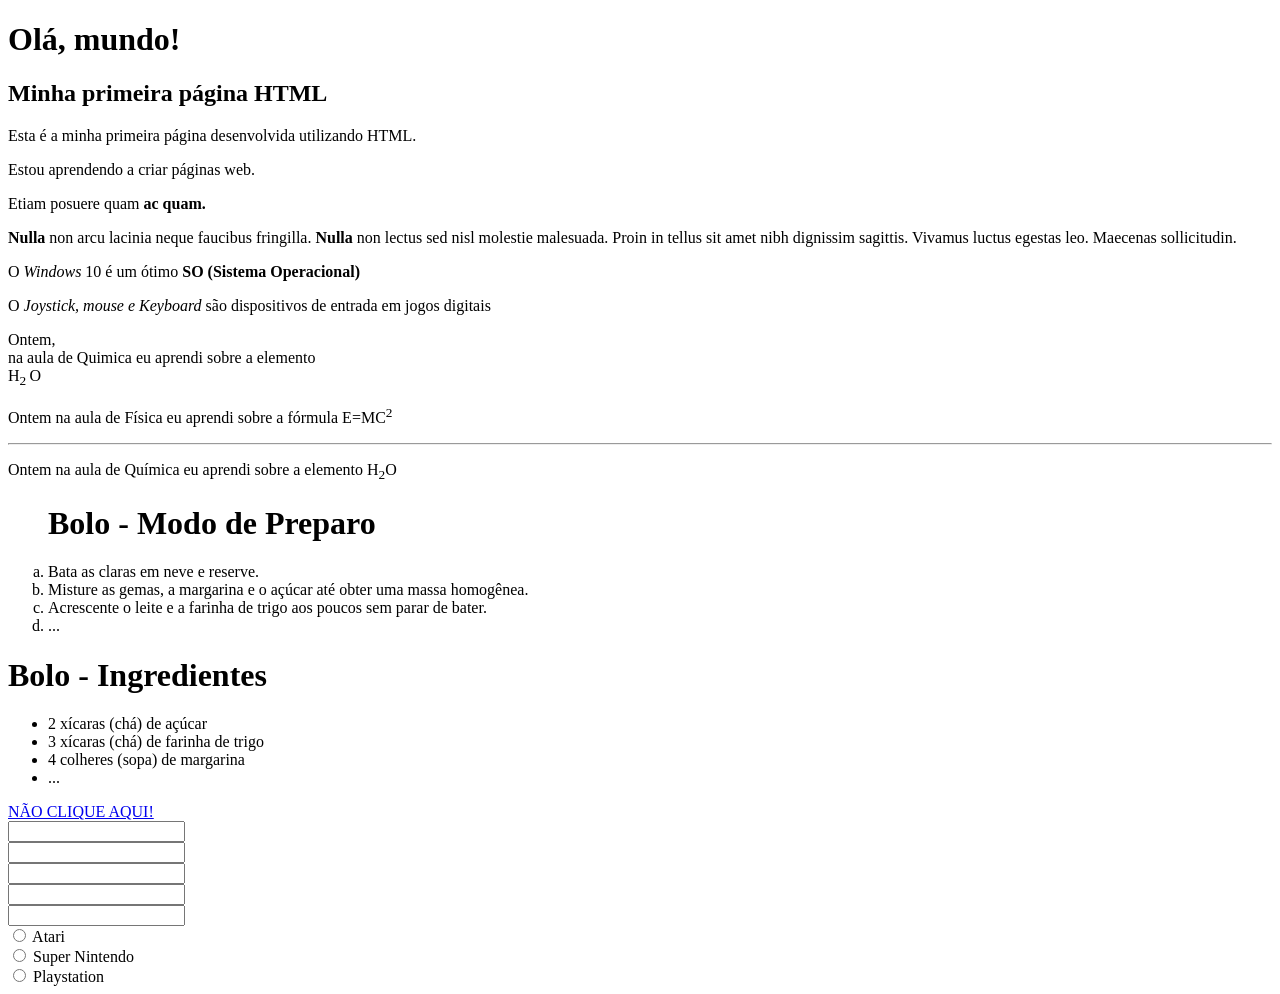
<file: index.html>
<!DOCTYPE html>
<head>
	<meta charset="UTF-8">
	<title>Minha primeira página HTML</title>
</head>

<body>
	<h1>Olá, mundo!</h1>
	<h2>Minha primeira página HTML</h2>
	<p>
	    Esta é a minha primeira página desenvolvida utilizando HTML.
	</p>

	<p>
            Estou aprendendo a criar páginas web.
	</p>
	<p>Etiam posuere quam <b>ac quam.</b>
	</p>
	<p><b>Nulla</b> non arcu lacinia neque 
faucibus fringilla. <b>Nulla</b> non lectus 
sed nisl molestie malesuada. Proin in 
tellus sit amet nibh dignissim sagittis.
Vivamus luctus egestas leo. Maecenas
sollicitudin.</p>
	</p>
	<p>O <i>Windows</i> 10 é um ótimo <b>SO (Sistema Operacional)</b>
	</p>
	<p>O <i>Joystick, mouse e Keyboard</i>
são dispositivos de entrada em jogos digitais</p>
	<p>Ontem, <br /> na aula de Quimica eu aprendi sobre a elemento <br /> H<sub>2
	</sub>O</p>
	<p>Ontem na aula de Física eu aprendi sobre a fórmula E=MC<sup>2</sup></p>
	<hr />
	<p>Ontem na aula de Química eu aprendi sobre a elemento H<sub>2</sub>O</p>
<ol type="a">
	<h1> Bolo - Modo de Preparo</h1>
	<li>Bata as claras em neve e reserve.</li>
	<li>Misture as gemas, a margarina e o açúcar até obter uma massa homogênea.</li>
	<li>Acrescente o leite e a farinha de trigo aos poucos sem parar de bater.</li>
	<li>...</li>	
</ol>
	<h1> Bolo - Ingredientes</h1>
<ul>
	<li>2 xícaras (chá) de açúcar</li>
	<li>3 xícaras (chá) de farinha de trigo</li>
	<li>4 colheres (sopa) de margarina</li>
	<li>...</li>
</ul>
<a href="http://www.netflix.com.br">NÃO CLIQUE AQUI!</a>
<form>
	<input type="text" name="nome"/> <br />
	<input type="email" /> <br />
	<input type="search" /> <br />
	<input type="url" /> <br />
</form>
<form>
	<input type="number" name="numero"/>
</form>
<form>
	<input type="radio" name="videogame"/> Atari <br>
	<input type="radio" name="videogame"/> Super Nintendo <br>
	<input type="radio" name="videogame"/> Playstation <br>
</form>
</body>
</html>
</file>
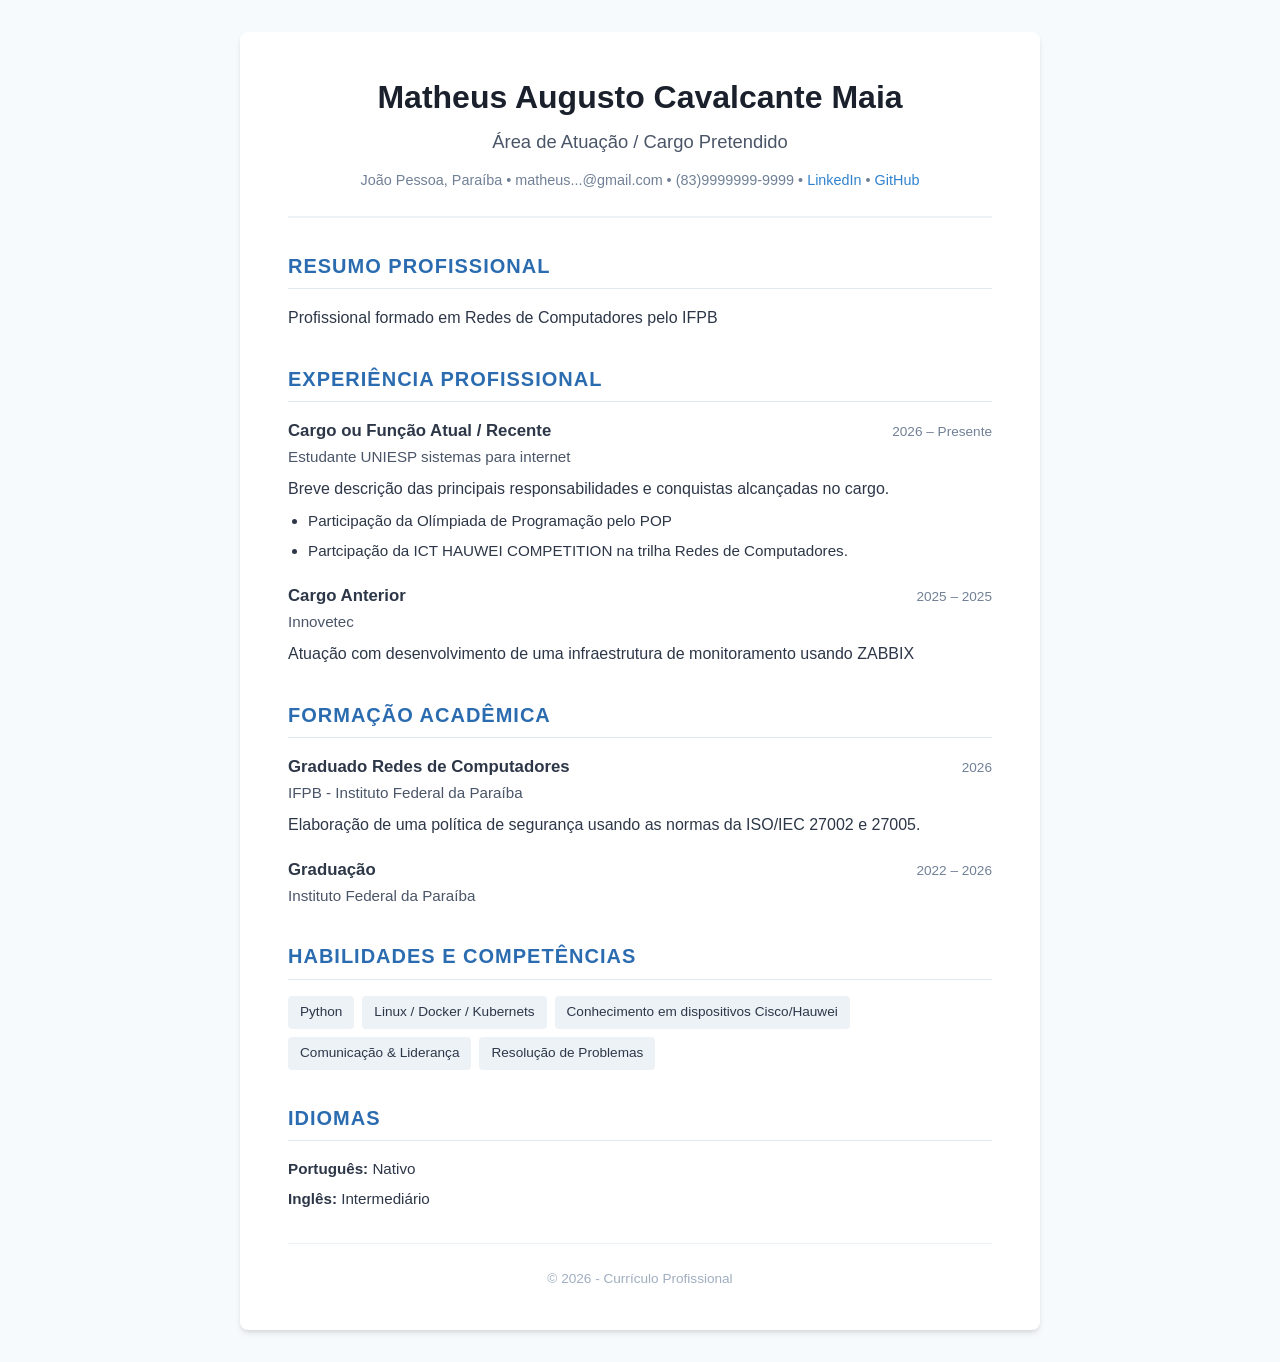
<file: atividade-curriculo/index.html>
<!DOCTYPE html>
<html lang="pt-BR">
<head>
  <meta charset="UTF-8">
  <meta name="viewport" content="width=device-width, initial-scale=1.0">
  <title>Currículo Profissional</title>
  <link rel="stylesheet" href="style.css">
</head>
<body>
  <div class="container">
    <header class="header">
      <h1>Matheus Augusto Cavalcante Maia</h1>
      <p class="subtitle">Área de Atuação / Cargo Pretendido</p>
      <div class="contact-info">
        <span>João Pessoa, Paraíba</span> &bull;
        <span>matheus...@gmail.com</span> &bull;
        <span>(83)9999999-9999</span> &bull;
        <a href="https://linkedin.com" target="_blank" rel="noopener">LinkedIn</a> &bull;
        <a href="https://github.com" target="_blank" rel="noopener">GitHub</a>
      </div>
    </header>

    <main>
      <section class="section">
        <h2>Resumo Profissional</h2>
        <p>
          Profissional formado em Redes de Computadores pelo IFPB
        </p>
      </section>

      <section class="section">
        <h2>Experiência Profissional</h2>
        
        <article class="item">
          <div class="item-header">
            <h3>Cargo ou Função Atual / Recente</h3>
            <span class="period">2026 &ndash; Presente</span>
          </div>
          <div class="institution">Estudante UNIESP sistemas para internet</div>
          <p>
            Breve descrição das principais responsabilidades e conquistas alcançadas no cargo.
          </p>
          <ul>
            <li>Participação da Olímpiada de Programação pelo POP</li>
            <li>Partcipação da ICT HAUWEI COMPETITION na trilha Redes de Computadores.</li>
          </ul>
        </article>

        <article class="item">
          <div class="item-header">
            <h3>Cargo Anterior</h3>
            <span class="period">2025 &ndash; 2025</span>
          </div>
          <div class="institution">Innovetec</div>
          <p>
            Atuação com desenvolvimento de uma infraestrutura de monitoramento usando ZABBIX
          </p>
        </article>
      </section>

      <section class="section">
        <h2>Formação Acadêmica</h2>

        <article class="item">
          <div class="item-header">
            <h3>Graduado Redes de Computadores</h3>
            <span class="period">2026</span>
          </div>
          <div class="institution">IFPB - Instituto Federal da Paraíba</div>
          <p>Elaboração de uma política de segurança usando as normas da ISO/IEC 27002 e 27005.</p>
        </article>

        <article class="item">
          <div class="item-header">
            <h3>Graduação</h3>
            <span class="period">2022 &ndash; 2026</span>
          </div>
          <div class="institution">Instituto Federal da Paraíba</div>
        </article>
      </section>

      <section class="section">
        <h2>Habilidades e Competências</h2>
        <ul class="skills-list">
          <li>Python</li>
          <li>Linux / Docker / Kubernets</li>
          <li>Conhecimento em dispositivos Cisco/Hauwei</li>
          <li>Comunicação & Liderança</li>
          <li>Resolução de Problemas</li>
        </ul>
      </section>

      <section class="section">
        <h2>Idiomas</h2>
        <ul class="simple-list">
          <li><strong>Português:</strong> Nativo</li>
          <li><strong>Inglês:</strong> Intermediário</li>
        </ul>
      </section>
    </main>

    <footer class="footer">
      <p>&copy; 2026 - Currículo Profissional</p>
    </footer>
  </div>
</body>
</html>
</file>
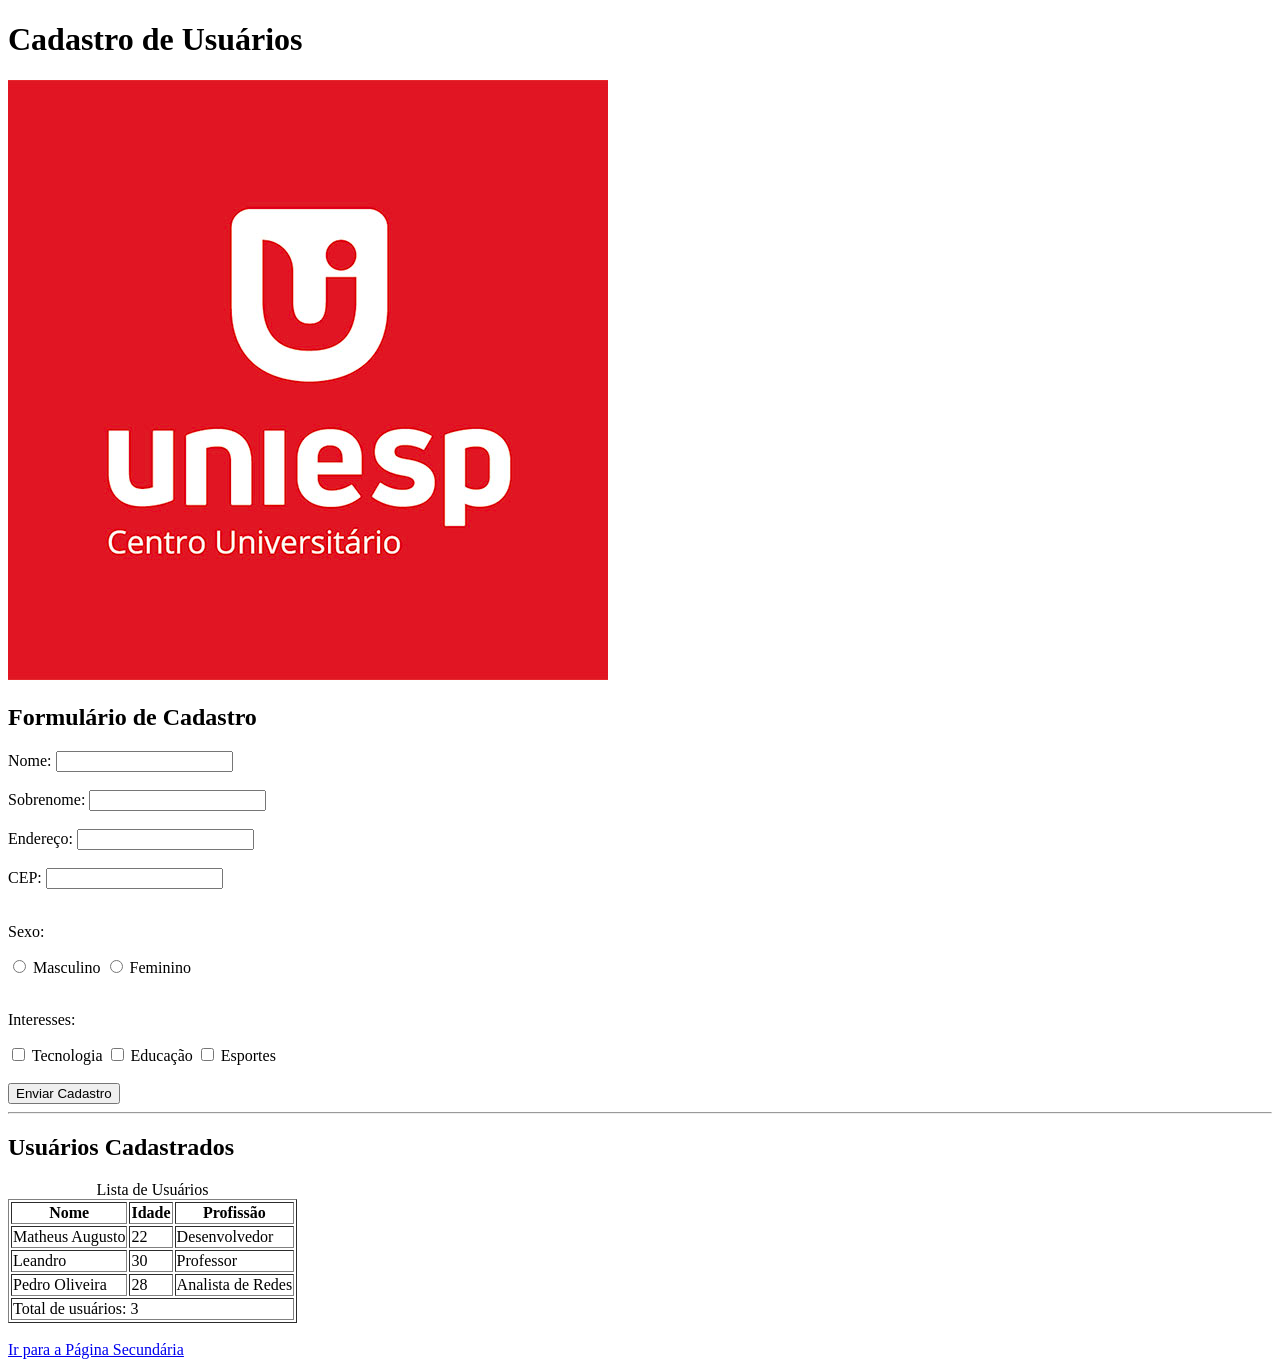
<file: Projeto HTML/index.html>
<!DOCTYPE html>
<html lang="pt-BR">
<head>
    <meta charset="UTF-8">
    <meta name="viewport" content="width=device-width, initial-scale=1.0">
    <title>Sistema de Cadastro</title>
</head>
<body>

    <header>
        <h1>Cadastro de Usuários</h1>
        <img src="imagens/logo.png" alt="Logo do Sistema de Cadastro">
    </header>

    <main>

        <h2>Formulário de Cadastro</h2>

        <form action="#" method="post">

            <label for="nome">Nome:</label>
            <input type="text" id="nome" name="nome" required>
            <br><br>

            <label for="sobrenome">Sobrenome:</label>
            <input type="text" id="sobrenome" name="sobrenome" required>
            <br><br>

            <label for="endereco">Endereço:</label>
            <input type="text" id="endereco" name="endereco" required>
            <br><br>

            <label for="cep">CEP:</label>
            <input type="text" id="cep" name="cep" required>
            <br><br>

            <p>Sexo:</p>

            <input type="radio" id="masculino" name="sexo" value="Masculino">
            <label for="masculino">Masculino</label>

            <input type="radio" id="feminino" name="sexo" value="Feminino">
            <label for="feminino">Feminino</label>

            <br><br>

            <p>Interesses:</p>

            <input type="checkbox" id="tecnologia" name="interesses" value="Tecnologia">
            <label for="tecnologia">Tecnologia</label>

            <input type="checkbox" id="educacao" name="interesses" value="Educação">
            <label for="educacao">Educação</label>

            <input type="checkbox" id="esportes" name="interesses" value="Esportes">
            <label for="esportes">Esportes</label>

            <br><br>

            <button type="submit">Enviar Cadastro</button>

        </form>

        <hr>

        <h2>Usuários Cadastrados</h2>

        <table border="1">
            <caption>Lista de Usuários</caption>

            <thead>
                <tr>
                    <th>Nome</th>
                    <th>Idade</th>
                    <th>Profissão</th>
                </tr>
            </thead>

            <tbody>
                <tr>
                    <td>Matheus Augusto</td>
                    <td>22</td>
                    <td>Desenvolvedor</td>
                </tr>

                <tr>
                    <td>Leandro</td>
                    <td>30</td>
                    <td>Professor</td>
                </tr>

                <tr>
                    <td>Pedro Oliveira</td>
                    <td>28</td>
                    <td>Analista de Redes</td>
                </tr>
            </tbody>

            <tfoot>
                <tr>
                    <td colspan="3">Total de usuários: 3</td>
                </tr>
            </tfoot>

        </table>

        <br>

        <a href="view/pagina2.html">Ir para a Página Secundária</a>

    </main>

</body>
</html>
</file>
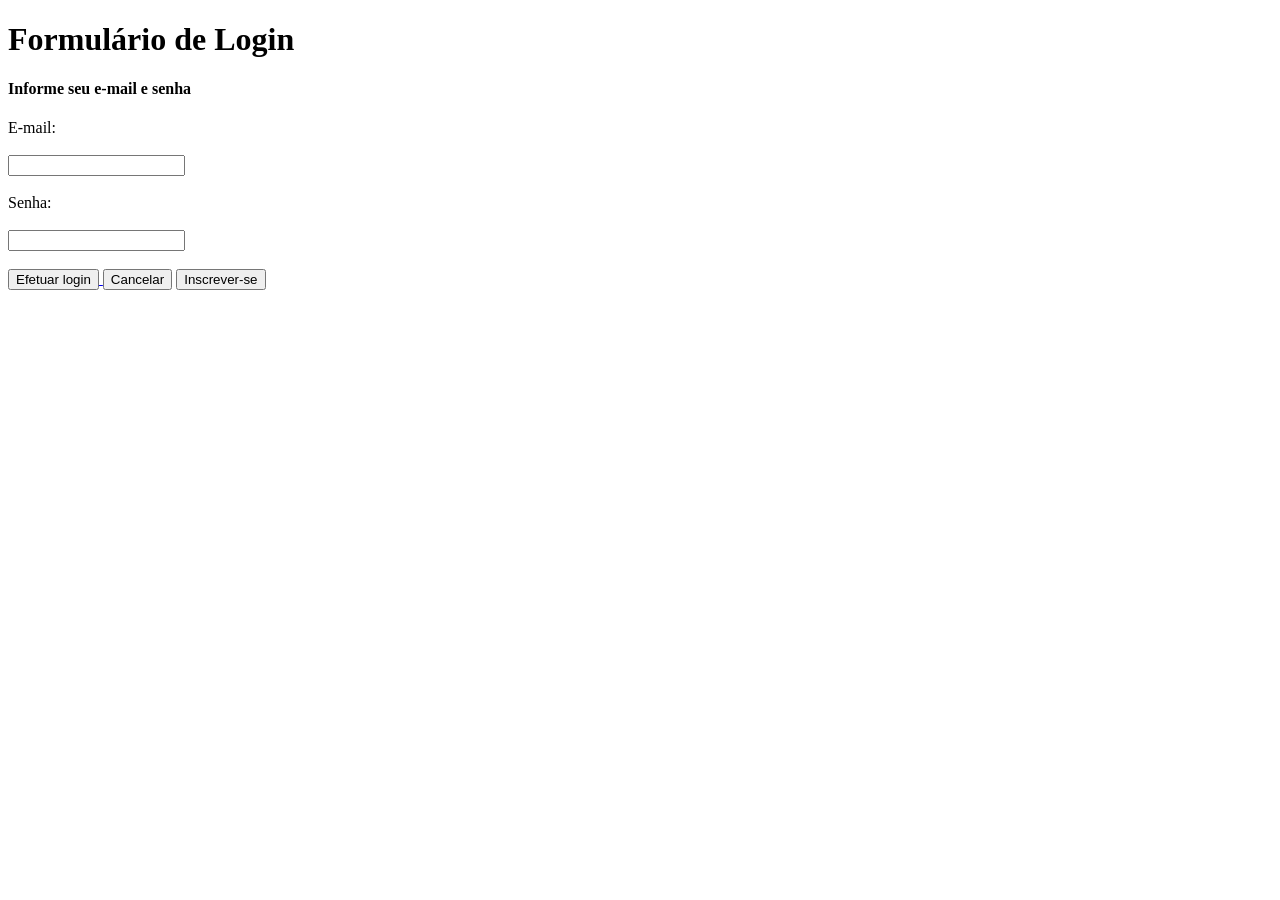
<file: Nova pasta/Projeto Web/index.html>
<!DOCTYPE html>
<head>
    <meta charset="UTF-8">
    <title>Formulário de Login</title>
</head>
<body>
    <h1>Formulário de Login</h1>
    <h4>Informe seu e-mail e senha</h4>
    <label>E-mail:</label>
    <br><br>
    <input type="text" id="email" required>
    <br><br>
    <label>Senha:</label>
    <br><br>
    <input type="text" id="senha" required>
    <br><br>
    <a href="view/paginapessoal.html">
    <button type="button">Efetuar login</button>
    </a>
    <button>Cancelar</button>
    <a href="view/inscrever.html">
    <button type="button">Inscrever-se</button>
    </a>
</body>
</html>
</file>
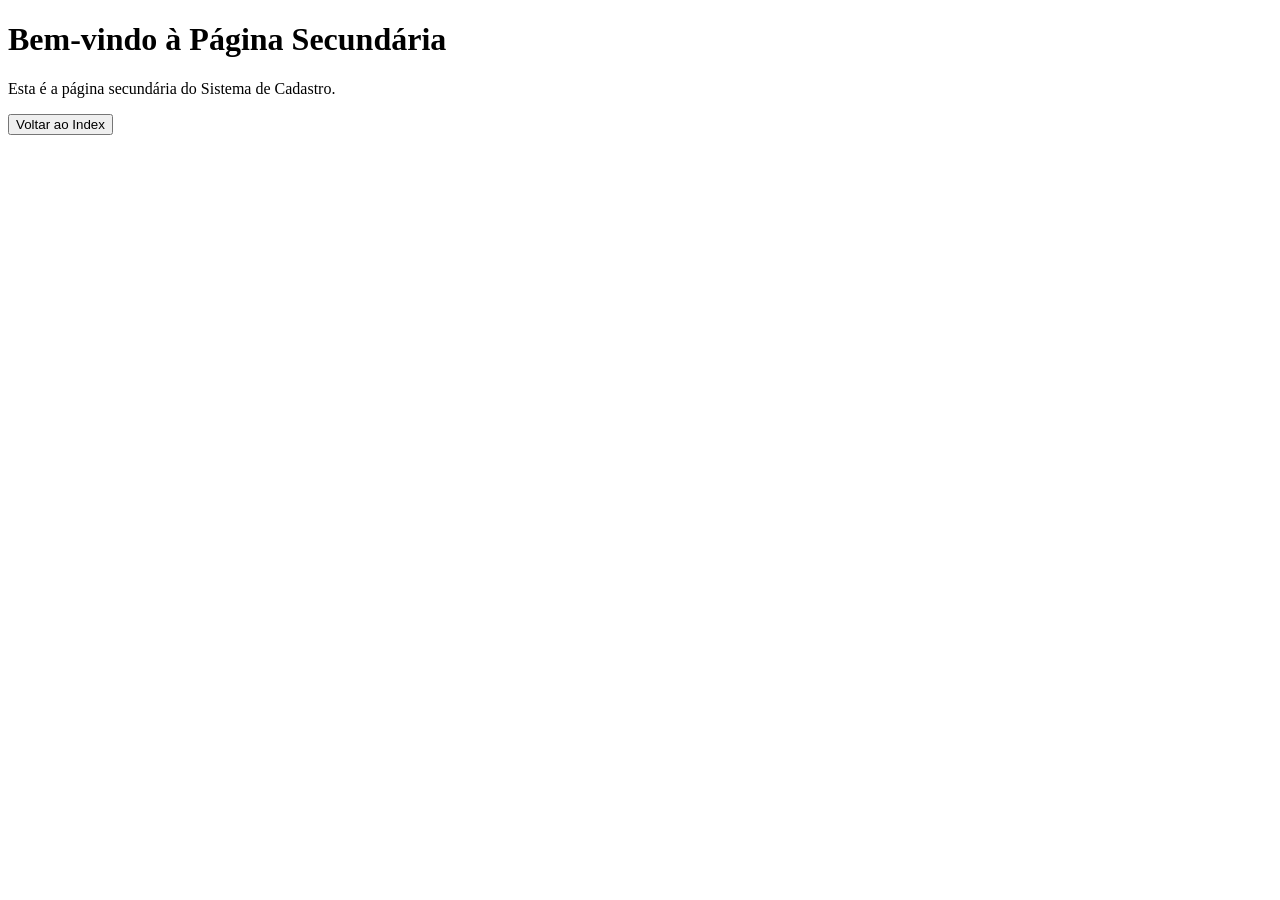
<file: Projeto HTML/view/pagina2.html>
<!DOCTYPE html>
<html lang="pt-BR">
<head>
    <meta charset="UTF-8">
    <meta name="viewport" content="width=device-width, initial-scale=1.0">
    <title>Página Secundária</title>
</head>
<body>

    <header>
        <h1>Bem-vindo à Página Secundária</h1>
    </header>

    <main>
        <p>Esta é a página secundária do Sistema de Cadastro.</p>

        <a href="../index.html">
            <button type="button">Voltar ao Index</button>
        </a>
    </main>

</body>
</html>
</file>
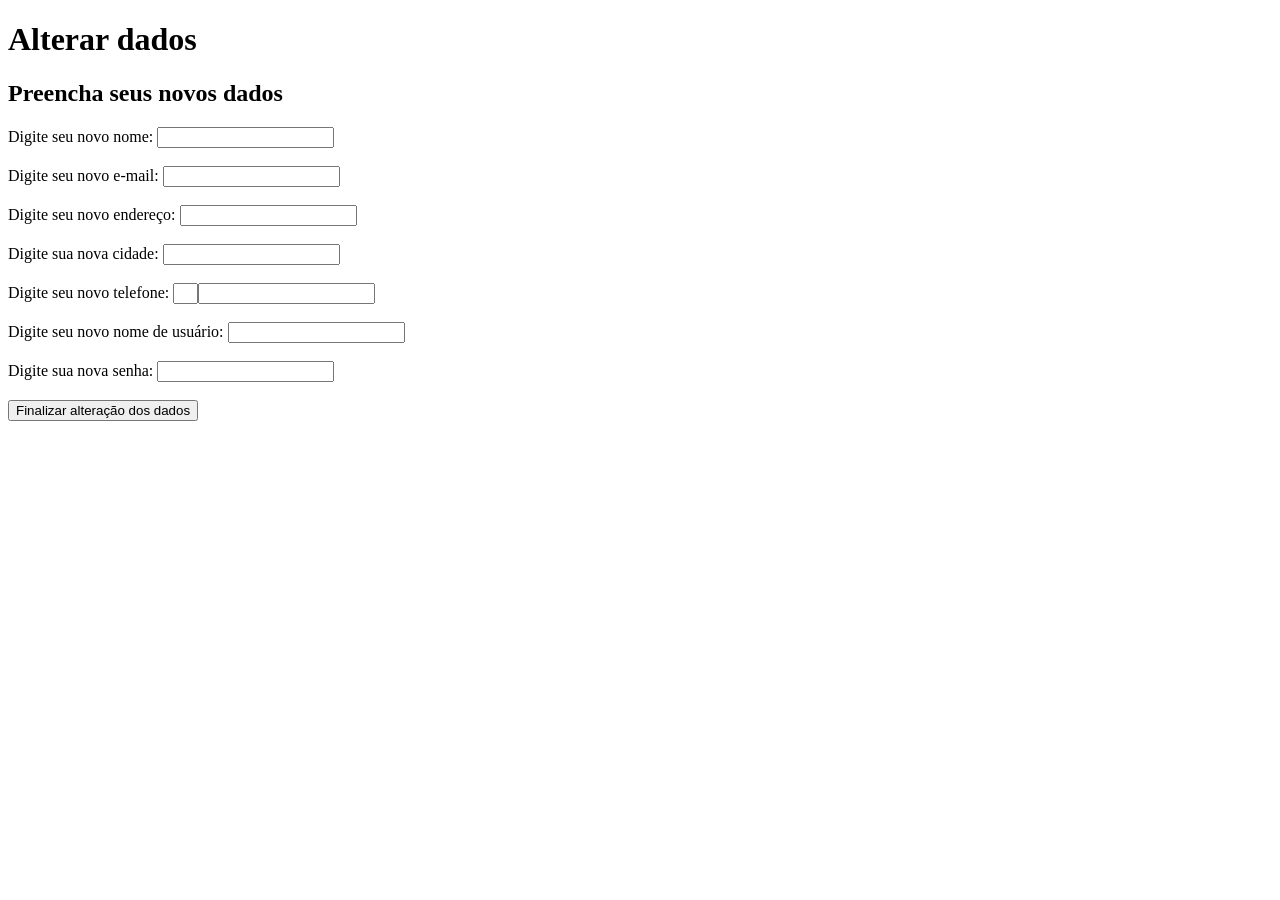
<file: Nova pasta/Projeto Web/view/alterardados.html>
<!DOCTYPE html>
<head>
    <meta charset="UTF-8">
    <title>Alterar dados</title>
</head>
<body>
    <h1>Alterar dados</h1>
    <h2>Preencha seus novos dados</h2>
    <label>Digite seu novo nome:</label>
    <input type="text" id="nome" required>
    <br><br>
    <label>Digite seu novo e-mail:</label>
    <input type="text" id="email" required>
    <br><br>
    <label>Digite seu novo endereço:</label>
    <input type="text" id="endereco" required>
    <br><br>
    <label>Digite sua nova cidade:</label>
    <input type="text" id="cidade" required>
    <br><br>
    <label>Digite seu novo telefone:</label>
    <input type="text" id="ddd" required size="1"><input type="text" id="numero" required>
    <br><br>
    <label>Digite seu novo nome de usuário:</label>
    <input type="text" id="usuario" required>
    <br><br>
    <label>Digite sua nova senha:</label>
    <input type="text" id="senha" required>
    <br><br>
    <a href="../index.html">
    <button type="submit">Finalizar alteração dos dados</button>
    </a>
</body>
</html>
</file>
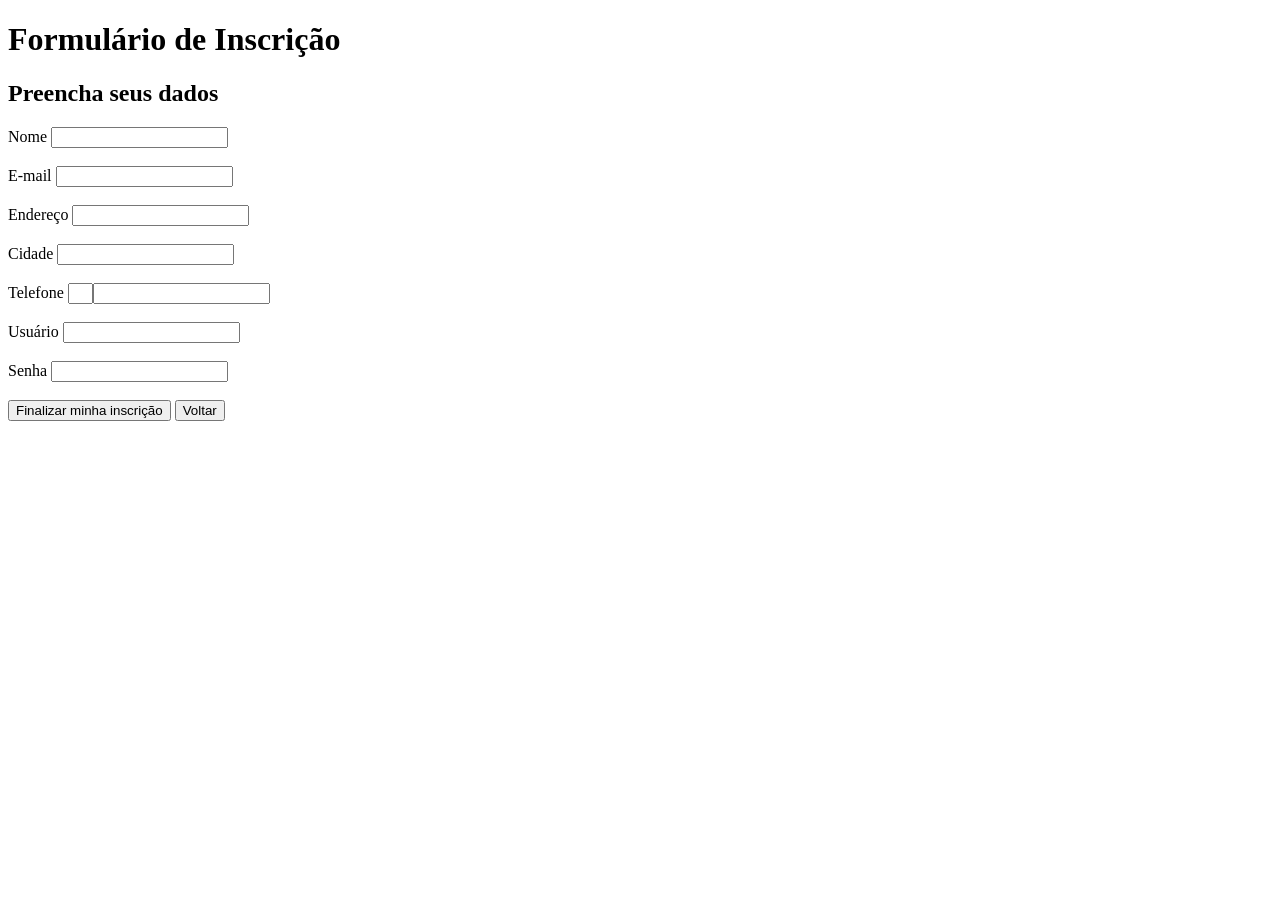
<file: Nova pasta/Projeto Web/view/formulario.html>
<!DOCTYPE html>
<head>
    <meta charset="UTF-8">
    <title>Formulário de Inscrição</title>
</head>
<body>
    <h1>Formulário de Inscrição</h1>
    <h2>Preencha seus dados</h2>
    <label>Nome</label>
    <input type="text" id="nome" required>
    <br><br>
    <label>E-mail</label>
    <input type="text" id="email" required>
    <br><br>
    <label>Endereço</label>
    <input type="text" id="endereco" required>
    <br><br>
    <label>Cidade</label>
    <input type="text" id="cidade" required>
    <br><br>
    <label>Telefone</label>
    <input type="text" id="ddd" required size="1"><input type="text" id="numero" required>
    <br><br>
    <label>Usuário</label>
    <input type="text" id="usuario" required>
    <br><br>
    <label>Senha</label>
    <input type="text" id="senha" required>
    <br><br>
    <button type="submit">Finalizar minha inscrição</button>
    <a href="../index.html">
    <button type="button">Voltar</button>
    </a>
</body>
</html>
</file>
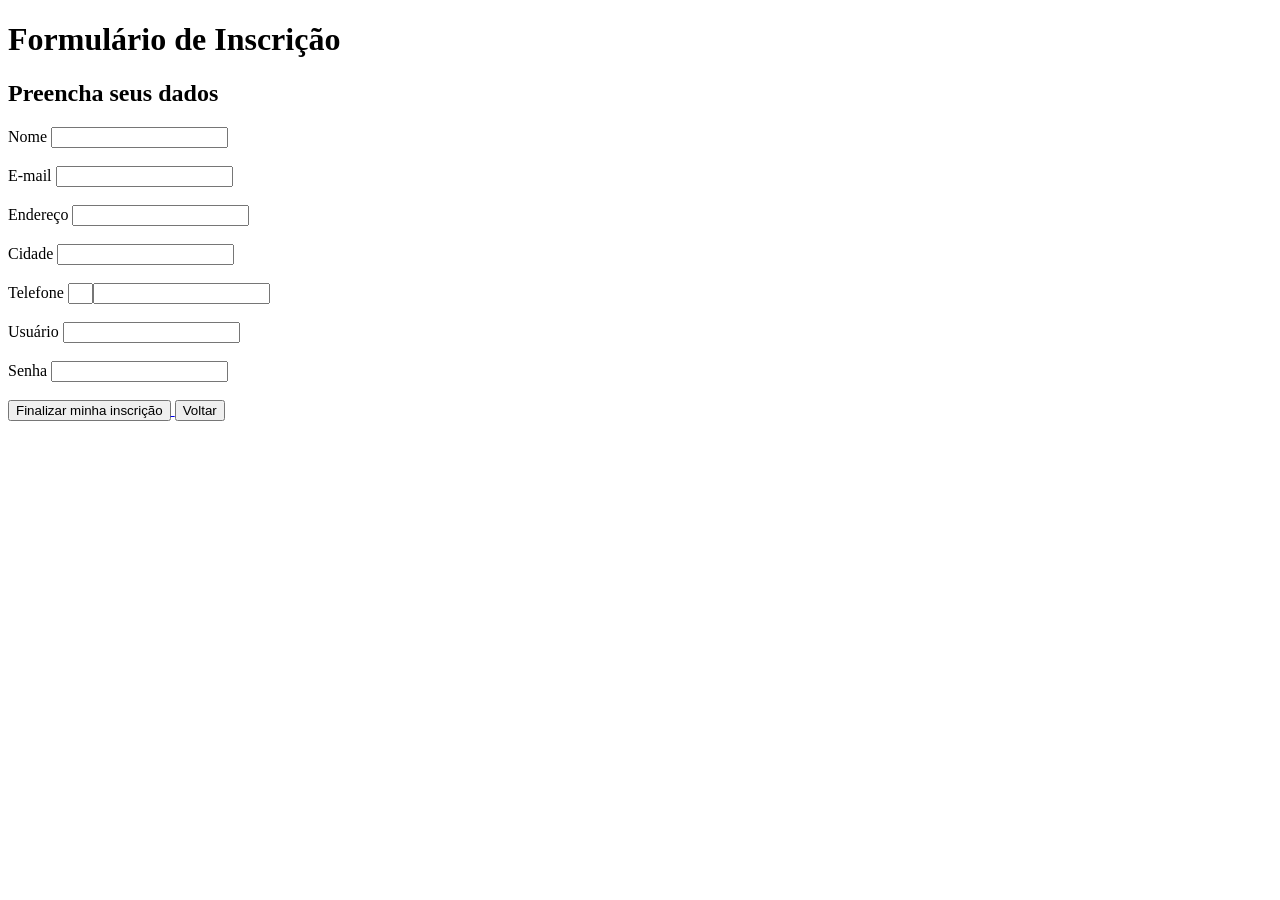
<file: Nova pasta/Projeto Web/view/inscrever.html>
<!DOCTYPE html>
<head>
    <meta charset="UTF-8">
    <title>Formulário de Inscrição</title>
</head>
<body>
    <h1>Formulário de Inscrição</h1>
    <h2>Preencha seus dados</h2>
    <label>Nome</label>
    <input type="text" id="nome" required>
    <br><br>
    <label>E-mail</label>
    <input type="text" id="email" required>
    <br><br>
    <label>Endereço</label>
    <input type="text" id="endereco" required>
    <br><br>
    <label>Cidade</label>
    <input type="text" id="cidade" required>
    <br><br>
    <label>Telefone</label>
    <input type="text" id="ddd" required size="1"><input type="text" id="numero" required>
    <br><br>
    <label>Usuário</label>
    <input type="text" id="usuario" required>
    <br><br>
    <label>Senha</label>
    <input type="text" id="senha" required>
    <br><br>
    <a href="../index.html">
    <button type="submit">Finalizar minha inscrição</button>
    </a>
    <a href="../index.html">
    <button type="button">Voltar</button>
    </a>
</body>
</html>
</file>
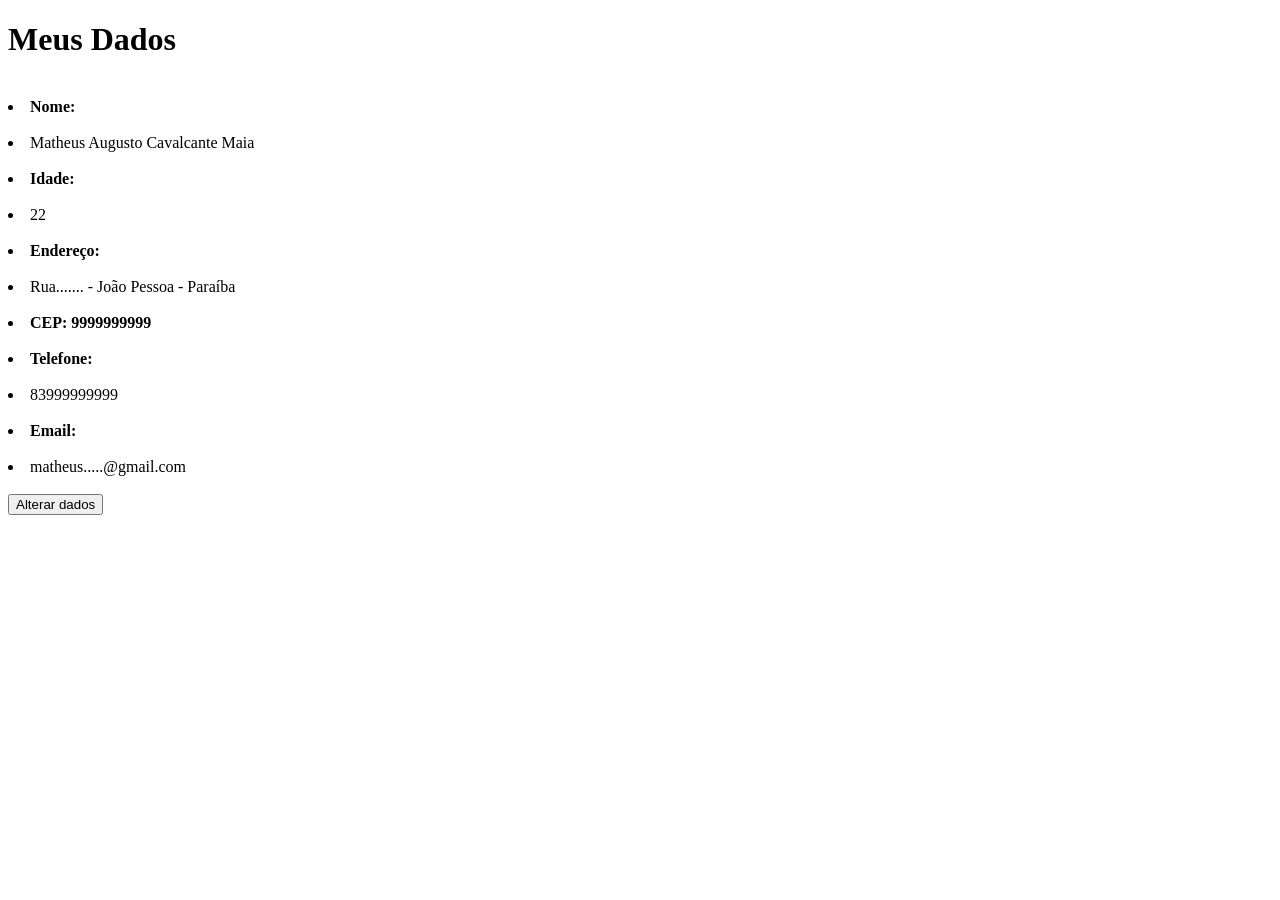
<file: Nova pasta/Projeto Web/view/paginapessoal.html>
<!DOCTYPE html>
<head>
    <meta charset="UTF-8">
    <title>Página Pessoal</title>
</head>
<body>
    <h1>Meus Dados</h1>
    <br>
    <li><strong>Nome:</strong></li>
    <br>
    <li>Matheus Augusto Cavalcante Maia</li>
    <br>
    <li><strong>Idade:</strong></li>
    <br>
    <li>22</li>
    <br>
    <li><strong>Endereço:</strong></li>
    <br>
    <li>Rua....... - João Pessoa - Paraíba</li>
    <br>
    <li><strong>CEP: 9999999999</strong></li>
    <br>
    <li><strong>Telefone:</strong></li>
    <br>
    <li>83999999999</li>
    <br>
    <li><strong>Email:</strong></li>
    <br>
    <li>matheus.....@gmail.com</li>
    <br>
    <a href="alterardados.html">
    <button type="button">Alterar dados</button>
    </a>
</body>
</html>
</file>
<file: atividade-curriculo/style.css>
/* Reset básico e tipografia */
* {
  margin: 0;
  padding: 0;
  box-sizing: border-box;
}

body {
  font-family: -apple-system, BlinkMacSystemFont, "Segoe UI", Roboto, Helvetica, Arial, sans-serif;
  line-height: 1.6;
  color: #2d3748;
  background-color: #f7fafc;
  padding: 2rem 1rem;
}

/* Container centralizado */
.container {
  max-width: 800px;
  margin: 0 auto;
  background: #ffffff;
  padding: 2.5rem 3rem;
  border-radius: 8px;
  box-shadow: 0 4px 6px -1px rgba(0, 0, 0, 0.1), 0 2px 4px -1px rgba(0, 0, 0, 0.06);
}

/* Cabeçalho */
.header {
  text-align: center;
  border-bottom: 2px solid #edf2f7;
  padding-bottom: 1.5rem;
  margin-bottom: 2rem;
}

.header h1 {
  font-size: 2rem;
  color: #1a202c;
  font-weight: 700;
  margin-bottom: 0.25rem;
}

.subtitle {
  font-size: 1.15rem;
  color: #4a5568;
  margin-bottom: 0.75rem;
}

.contact-info {
  font-size: 0.9rem;
  color: #718096;
}

.contact-info a {
  color: #3182ce;
  text-decoration: none;
}

.contact-info a:hover {
  text-decoration: underline;
}

/* Seções */
.section {
  margin-bottom: 2rem;
}

.section h2 {
  font-size: 1.25rem;
  color: #2b6cb0;
  text-transform: uppercase;
  letter-spacing: 0.05em;
  border-bottom: 1px solid #e2e8f0;
  padding-bottom: 0.4rem;
  margin-bottom: 1rem;
}

/* Itens de Experiência / Formação */
.item {
  margin-bottom: 1.25rem;
}

.item-header {
  display: flex;
  justify-content: space-between;
  align-items: baseline;
}

.item-header h3 {
  font-size: 1.05rem;
  color: #2d3748;
  font-weight: 600;
}

.period {
  font-size: 0.85rem;
  color: #718096;
  font-weight: 500;
}

.institution {
  font-size: 0.95rem;
  color: #4a5568;
  font-weight: 500;
  margin-bottom: 0.4rem;
}

/* Listas */
ul {
  padding-left: 1.25rem;
  margin-top: 0.5rem;
}

li {
  margin-bottom: 0.35rem;
  font-size: 0.95rem;
}

.skills-list {
  display: flex;
  flex-wrap: wrap;
  gap: 0.5rem;
  padding-left: 0;
  list-style: none;
}

.skills-list li {
  background: #edf2f7;
  color: #2d3748;
  padding: 0.35rem 0.75rem;
  border-radius: 4px;
  font-size: 0.85rem;
  margin-bottom: 0;
}

.simple-list {
  list-style: none;
  padding-left: 0;
}

/* Rodapé */
.footer {
  text-align: center;
  border-top: 1px solid #edf2f7;
  padding-top: 1.5rem;
  font-size: 0.85rem;
  color: #a0aec0;
}

/* Responsividade simples para telas menores */
@media (max-width: 600px) {
  .container {
    padding: 1.5rem;
  }

  .item-header {
    flex-direction: column;
  }

  .header h1 {
    font-size: 1.6rem;
  }
}
</file>
